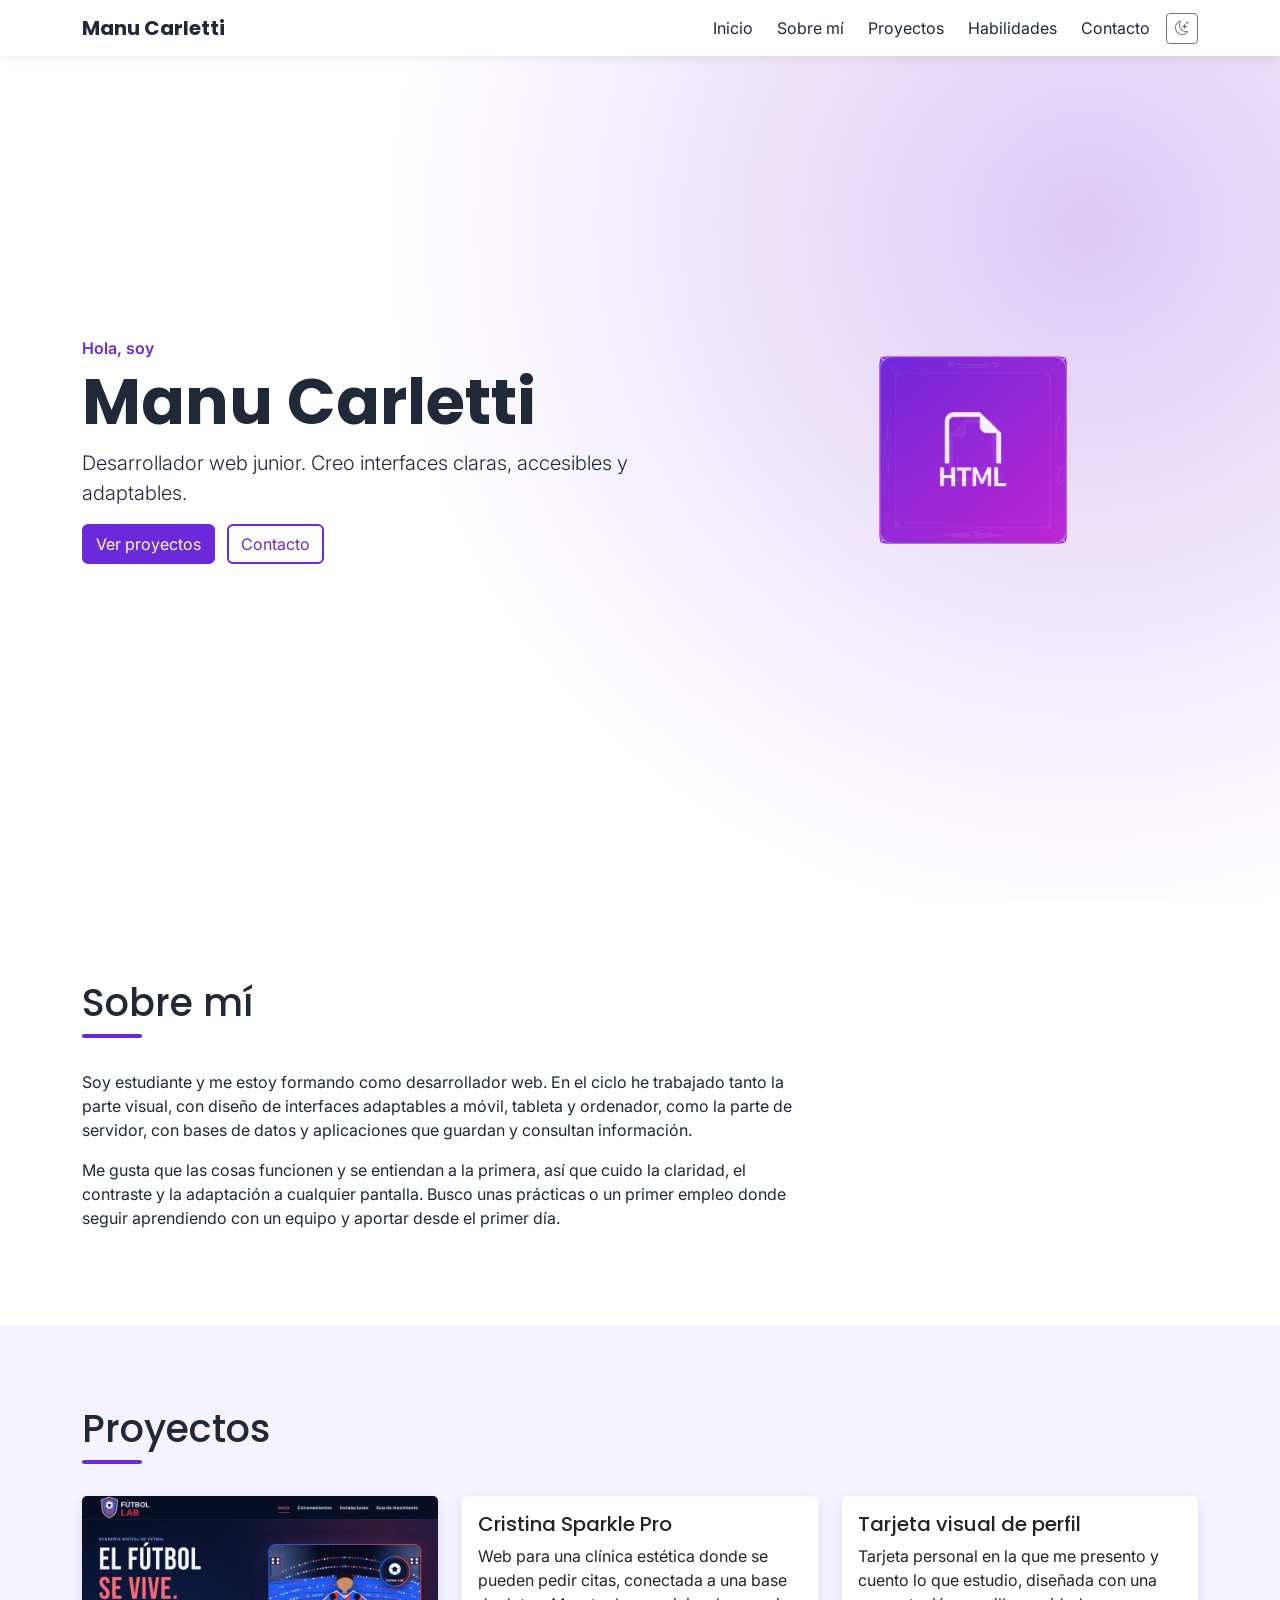
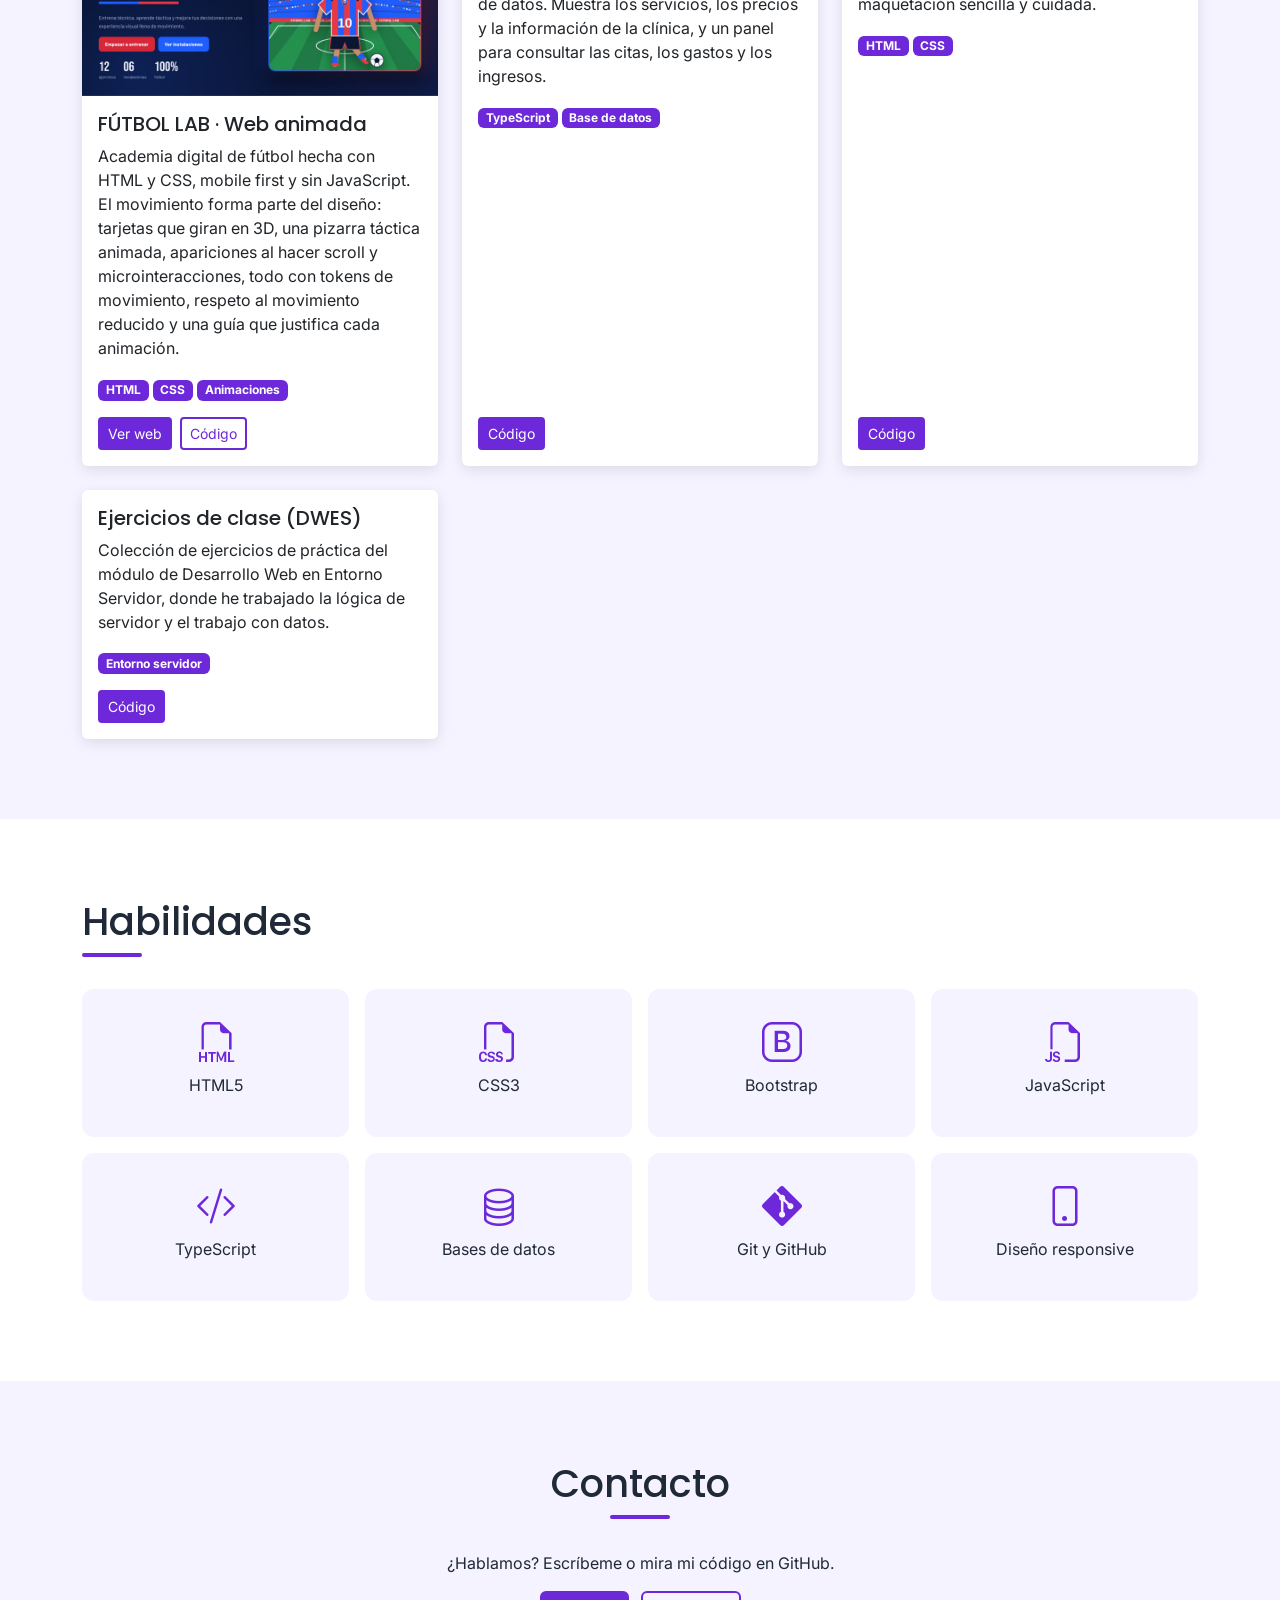
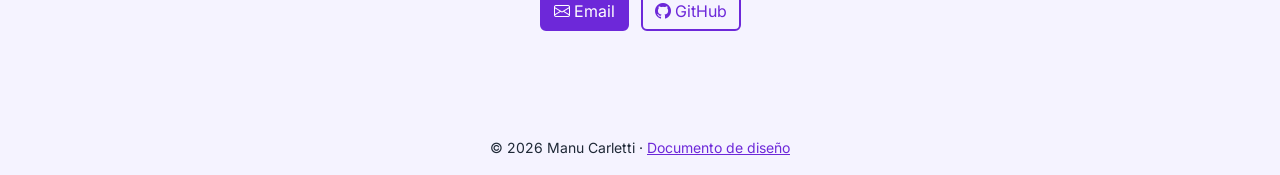
<file: index.html>
<!DOCTYPE html>
<html lang="es" data-bs-theme="light">
<head>
  <meta charset="UTF-8">
  <!-- Necesaria para que la web se adapte al móvil -->
  <meta name="viewport" content="width=device-width, initial-scale=1">
  <title>Manu Carletti | Desarrollador Web</title>
  <meta name="description" content="Portfolio de Manu Carletti, desarrollador web junior. Proyectos, habilidades y contacto.">
  <!-- Open Graph: tarjeta al compartir el enlace en redes -->
  <meta property="og:title" content="Manu Carletti | Desarrollador Web">
  <meta property="og:description" content="Mira mis proyectos y habilidades.">
  <meta property="og:url" content="https://manucarletti07-oss.github.io">
  <!-- Bootstrap, el único framework, con la versión fijada -->
  <link href="https://cdn.jsdelivr.net/npm/bootstrap@5.3.3/dist/css/bootstrap.min.css" rel="stylesheet">
  <link href="https://cdn.jsdelivr.net/npm/bootstrap-icons@1.11.3/font/bootstrap-icons.min.css" rel="stylesheet">
  <!-- Mi CSS va el último para poder sobrescribir Bootstrap -->
  <link href="css/estilos.css" rel="stylesheet">
</head>
<body>

  <!-- Menú: hamburguesa en móvil y completo desde 768 px; fijo al hacer scroll -->
  <header>
    <nav class="navbar navbar-expand-md fixed-top barra-nav">
      <div class="container">
        <a class="navbar-brand fw-bold" href="#inicio">Manu Carletti</a>
        <button class="navbar-toggler" type="button" data-bs-toggle="collapse"
                data-bs-target="#menu" aria-controls="menu" aria-expanded="false"
                aria-label="Abrir menú">
          <span class="navbar-toggler-icon"></span>
        </button>
        <div class="collapse navbar-collapse" id="menu">
          <ul class="navbar-nav ms-auto align-items-md-center gap-md-2">
            <li class="nav-item"><a class="nav-link" href="#inicio">Inicio</a></li>
            <li class="nav-item"><a class="nav-link" href="#sobre-mi">Sobre mí</a></li>
            <li class="nav-item"><a class="nav-link" href="#proyectos">Proyectos</a></li>
            <li class="nav-item"><a class="nav-link" href="#habilidades">Habilidades</a></li>
            <li class="nav-item"><a class="nav-link" href="#contacto">Contacto</a></li>
            <li class="nav-item">
              <!-- Botón de modo claro/oscuro (js/main.js); aria-label porque solo tiene icono -->
              <button id="btn-tema" class="btn btn-sm btn-outline-secondary" aria-label="Cambiar entre modo claro y oscuro">
                <i class="bi bi-moon-stars"></i>
              </button>
            </li>
          </ul>
        </div>
      </div>
    </nav>
  </header>

  <main>

    <!-- Inicio: texto a la izquierda y cubo 3D a la derecha (debajo en móvil) -->
    <section id="inicio" class="hero d-flex align-items-center min-vh-100">
      <div class="container">
        <div class="row align-items-center g-4">
          <div class="col-lg-7">
            <p class="etiqueta">Hola, soy</p>
            <h1 class="titulo-hero">Manu Carletti</h1>
            <p class="lead">Desarrollador web junior. Creo interfaces claras, accesibles y adaptables.</p>
            <a href="#proyectos" class="btn btn-principal me-2">Ver proyectos</a>
            <a href="#contacto" class="btn btn-outline-principal">Contacto</a>
          </div>
          <!-- aria-hidden: el cubo es decorativo y los lectores de pantalla lo ignoran -->
          <div class="col-lg-5">
            <div class="escena" aria-hidden="true">
              <div class="cubo">
                <div class="cara cara-1"><i class="bi bi-filetype-html"></i></div>
                <div class="cara cara-2"><i class="bi bi-filetype-css"></i></div>
                <div class="cara cara-3"><i class="bi bi-filetype-js"></i></div>
                <div class="cara cara-4"><i class="bi bi-code-slash"></i></div>
                <div class="cara cara-5"><i class="bi bi-database"></i></div>
                <div class="cara cara-6"><i class="bi bi-git"></i></div>
              </div>
            </div>
          </div>
        </div>
      </div>
    </section>

    <section id="sobre-mi" class="seccion">
      <div class="container">
        <h2 class="titulo-seccion">Sobre mí</h2>
        <div class="row">
          <!-- col-lg-8: líneas más cortas en ordenador para leer mejor -->
          <div class="col-lg-8">
            <p>Soy estudiante y me estoy formando como desarrollador web. En el ciclo he trabajado tanto la parte visual, con diseño de interfaces adaptables a móvil, tableta y ordenador, como la parte de servidor, con bases de datos y aplicaciones que guardan y consultan información.</p>
            <p>Me gusta que las cosas funcionen y se entiendan a la primera, así que cuido la claridad, el contraste y la adaptación a cualquier pantalla. Busco unas prácticas o un primer empleo donde seguir aprendiendo con un equipo y aportar desde el primer día.</p>
          </div>
        </div>
      </div>
    </section>

    <!-- Proyectos: 1 columna en móvil (col-12), 2 en tableta (col-md-6) y 3 en ordenador (col-lg-4) -->
    <section id="proyectos" class="seccion seccion-alt">
      <div class="container">
        <h2 class="titulo-seccion">Proyectos</h2>
        <div class="row g-4">

          <div class="col-12 col-md-6 col-lg-4">
            <!-- Proyecto del Tema 07: imagen con alt descriptivo y enlaces a la web publicada y al código -->
            <article class="card h-100 tarjeta-proyecto">
              <img src="img/futbol-lab.jpg" class="card-img-top" width="800" height="450" loading="lazy"
                   alt="Portada de FÚTBOL LAB: academia de fútbol en azul y rojo con un jugador en un estadio">
              <div class="card-body d-flex flex-column">
                <h3 class="h5 card-title">FÚTBOL LAB · Web animada</h3>
                <p class="card-text">Academia digital de fútbol hecha con HTML y CSS, mobile first y sin JavaScript. El movimiento forma parte del diseño: tarjetas que giran en 3D, una pizarra táctica animada, apariciones al hacer scroll y microinteracciones, todo con tokens de movimiento, respeto al movimiento reducido y una guía que justifica cada animación.</p>
                <p class="mb-3">
                  <span class="badge etiqueta-tec">HTML</span>
                  <span class="badge etiqueta-tec">CSS</span>
                  <span class="badge etiqueta-tec">Animaciones</span>
                </p>
                <div class="mt-auto">
                  <a href="https://manucarletti07-oss.github.io/futbol-lab-web-animada/" class="btn btn-sm btn-principal me-1" target="_blank" rel="noopener">Ver web</a>
                  <a href="https://github.com/manucarletti07-oss/futbol-lab-web-animada" class="btn btn-sm btn-outline-principal" target="_blank" rel="noopener">Código</a>
                </div>
              </div>
            </article>
          </div>

          <div class="col-12 col-md-6 col-lg-4">
            <!-- h-100 iguala la altura de las tarjetas; mt-auto deja los botones abajo -->
            <article class="card h-100 tarjeta-proyecto">
              <div class="card-body d-flex flex-column">
                <h3 class="h5 card-title">Cristina Sparkle Pro</h3>
                <p class="card-text">Web para una clínica estética donde se pueden pedir citas, conectada a una base de datos. Muestra los servicios, los precios y la información de la clínica, y un panel para consultar las citas, los gastos y los ingresos.</p>
                <p class="mb-3">
                  <span class="badge etiqueta-tec">TypeScript</span>
                  <span class="badge etiqueta-tec">Base de datos</span>
                </p>
                <div class="mt-auto">
                  <a href="https://github.com/manucarletti07-oss/cristina-sparkle-pro" class="btn btn-sm btn-principal" target="_blank" rel="noopener">Código</a>
                </div>
              </div>
            </article>
          </div>

          <div class="col-12 col-md-6 col-lg-4">
            <article class="card h-100 tarjeta-proyecto">
              <div class="card-body d-flex flex-column">
                <h3 class="h5 card-title">Tarjeta visual de perfil</h3>
                <p class="card-text">Tarjeta personal en la que me presento y cuento lo que estudio, diseñada con una maquetación sencilla y cuidada.</p>
                <p class="mb-3">
                  <span class="badge etiqueta-tec">HTML</span>
                  <span class="badge etiqueta-tec">CSS</span>
                </p>
                <div class="mt-auto">
                  <a href="https://github.com/manucarletti07-oss/RepositorioPaginaPerfil" class="btn btn-sm btn-principal" target="_blank" rel="noopener">Código</a>
                </div>
              </div>
            </article>
          </div>

          <div class="col-12 col-md-6 col-lg-4">
            <article class="card h-100 tarjeta-proyecto">
              <div class="card-body d-flex flex-column">
                <h3 class="h5 card-title">Ejercicios de clase (DWES)</h3>
                <p class="card-text">Colección de ejercicios de práctica del módulo de Desarrollo Web en Entorno Servidor, donde he trabajado la lógica de servidor y el trabajo con datos.</p>
                <p class="mb-3">
                  <span class="badge etiqueta-tec">Entorno servidor</span>
                </p>
                <div class="mt-auto">
                  <a href="https://github.com/manucarletti07-oss/dwes-clase" class="btn btn-sm btn-principal" target="_blank" rel="noopener">Código</a>
                </div>
              </div>
            </article>
          </div>

        </div>
      </div>
    </section>

    <!-- Habilidades: 2 por fila en móvil (col-6) y 4 desde tableta (col-md-3) -->
    <section id="habilidades" class="seccion">
      <div class="container">
        <h2 class="titulo-seccion">Habilidades</h2>
        <div class="row g-3 text-center">
          <div class="col-6 col-md-3"><div class="habilidad"><i class="bi bi-filetype-html"></i><p>HTML5</p></div></div>
          <div class="col-6 col-md-3"><div class="habilidad"><i class="bi bi-filetype-css"></i><p>CSS3</p></div></div>
          <div class="col-6 col-md-3"><div class="habilidad"><i class="bi bi-bootstrap"></i><p>Bootstrap</p></div></div>
          <div class="col-6 col-md-3"><div class="habilidad"><i class="bi bi-filetype-js"></i><p>JavaScript</p></div></div>
          <div class="col-6 col-md-3"><div class="habilidad"><i class="bi bi-code-slash"></i><p>TypeScript</p></div></div>
          <div class="col-6 col-md-3"><div class="habilidad"><i class="bi bi-database"></i><p>Bases de datos</p></div></div>
          <div class="col-6 col-md-3"><div class="habilidad"><i class="bi bi-git"></i><p>Git y GitHub</p></div></div>
          <div class="col-6 col-md-3"><div class="habilidad"><i class="bi bi-phone"></i><p>Diseño responsive</p></div></div>
        </div>
      </div>
    </section>

    <!-- Contacto: sin teléfono ni dirección por privacidad -->
    <section id="contacto" class="seccion seccion-alt">
      <div class="container text-center">
        <h2 class="titulo-seccion">Contacto</h2>
        <p>¿Hablamos? Escríbeme o mira mi código en GitHub.</p>
        <a href="mailto:m.carletti@vigarafp.es" class="btn btn-principal me-2 mb-2">
          <i class="bi bi-envelope"></i> Email
        </a>
        <a href="https://github.com/manucarletti07-oss" class="btn btn-outline-principal mb-2" target="_blank" rel="noopener">
          <i class="bi bi-github"></i> GitHub
        </a>
      </div>
    </section>

  </main>

  <footer class="pie text-center py-3">
    <small>© 2026 Manu Carletti · <a href="diseno.html">Documento de diseño</a></small>
  </footer>

  <!-- Scripts al final para no bloquear la carga -->
  <script src="https://cdn.jsdelivr.net/npm/bootstrap@5.3.3/dist/js/bootstrap.bundle.min.js"></script>
  <script src="js/main.js"></script>
</body>
</html>
</file>
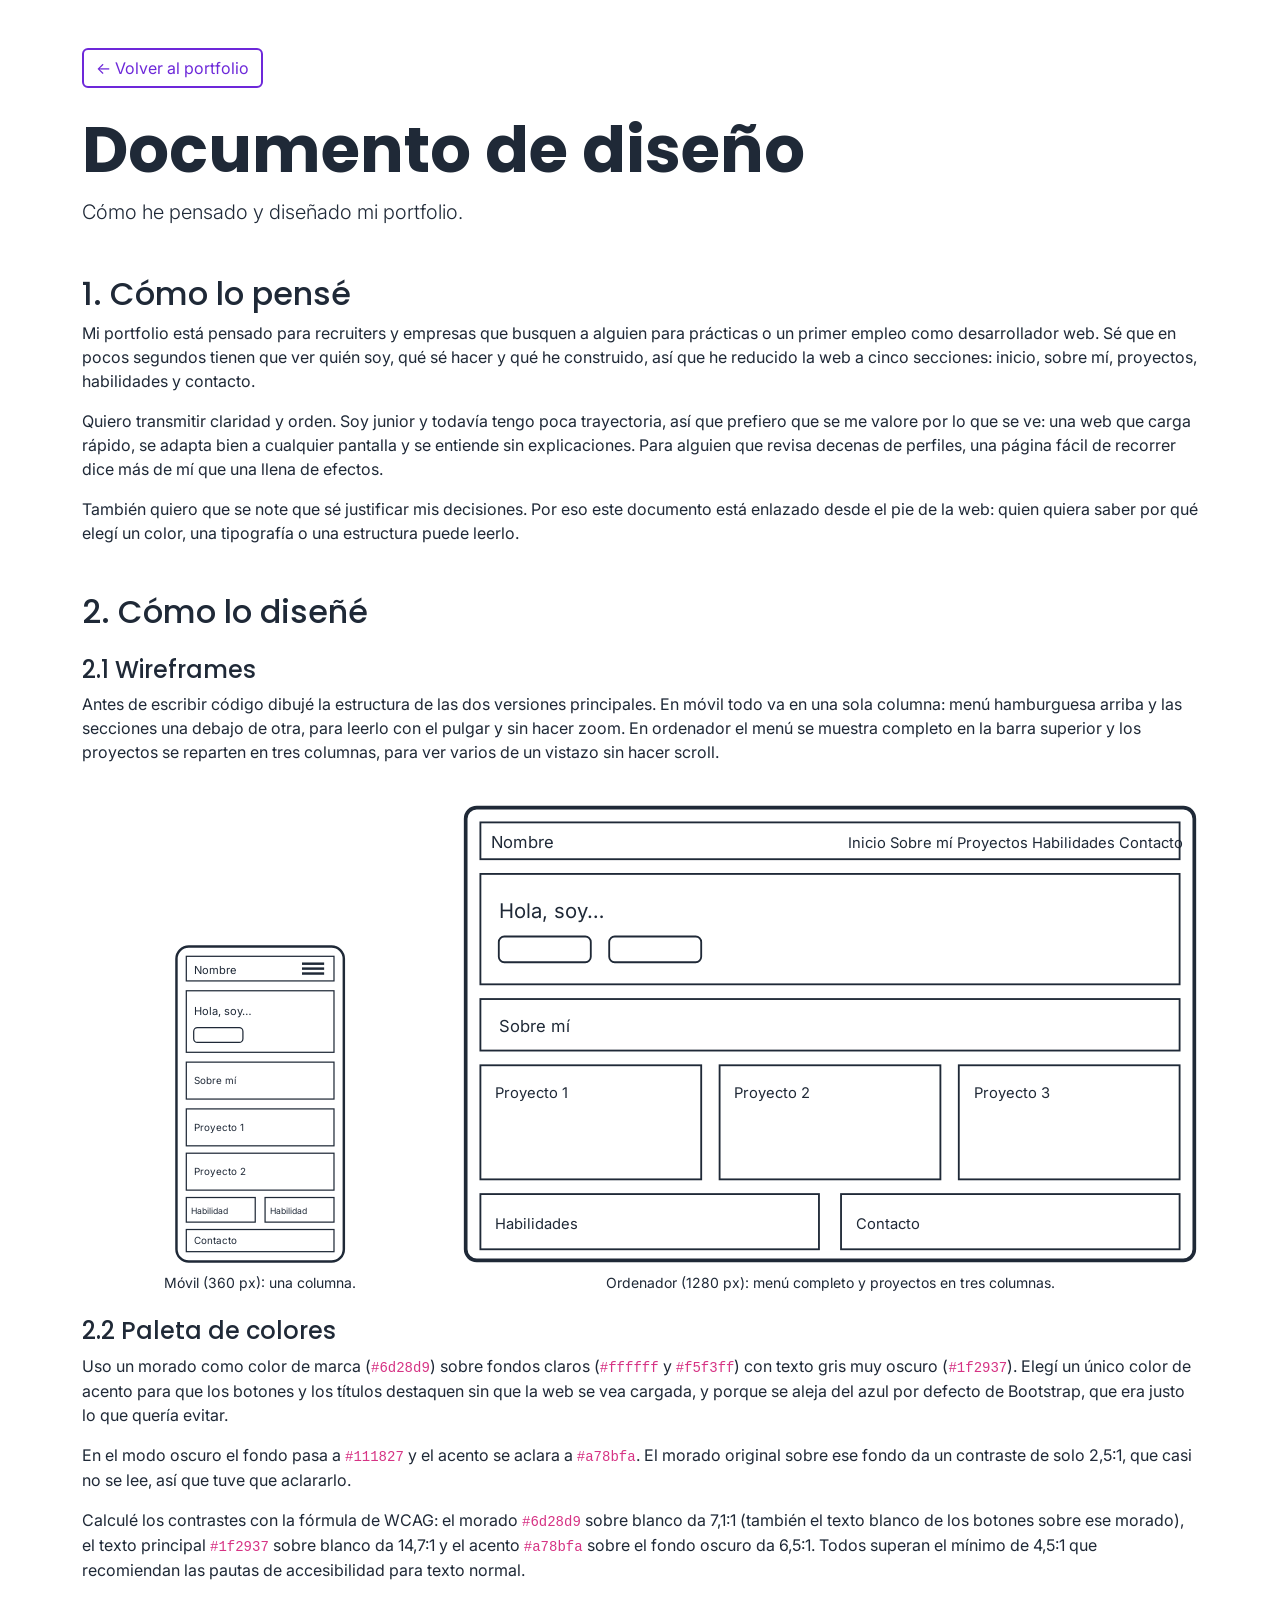
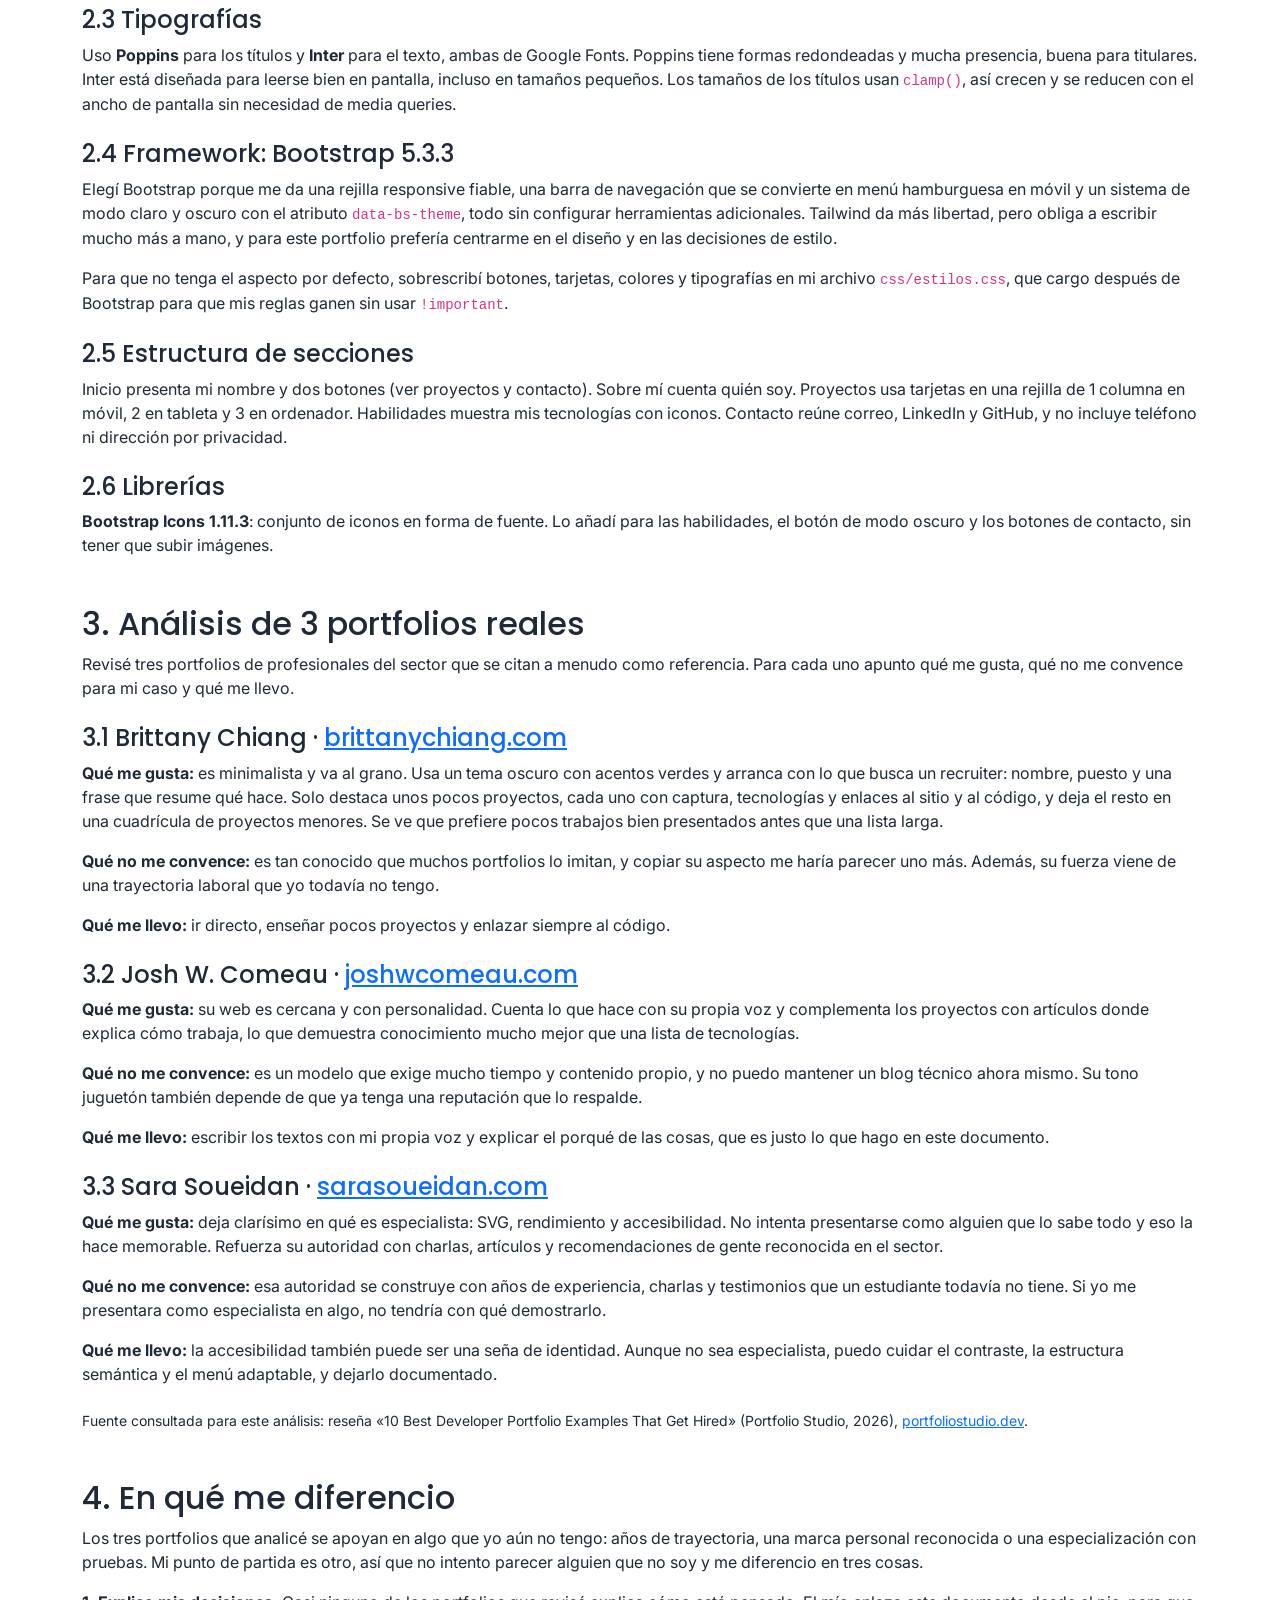
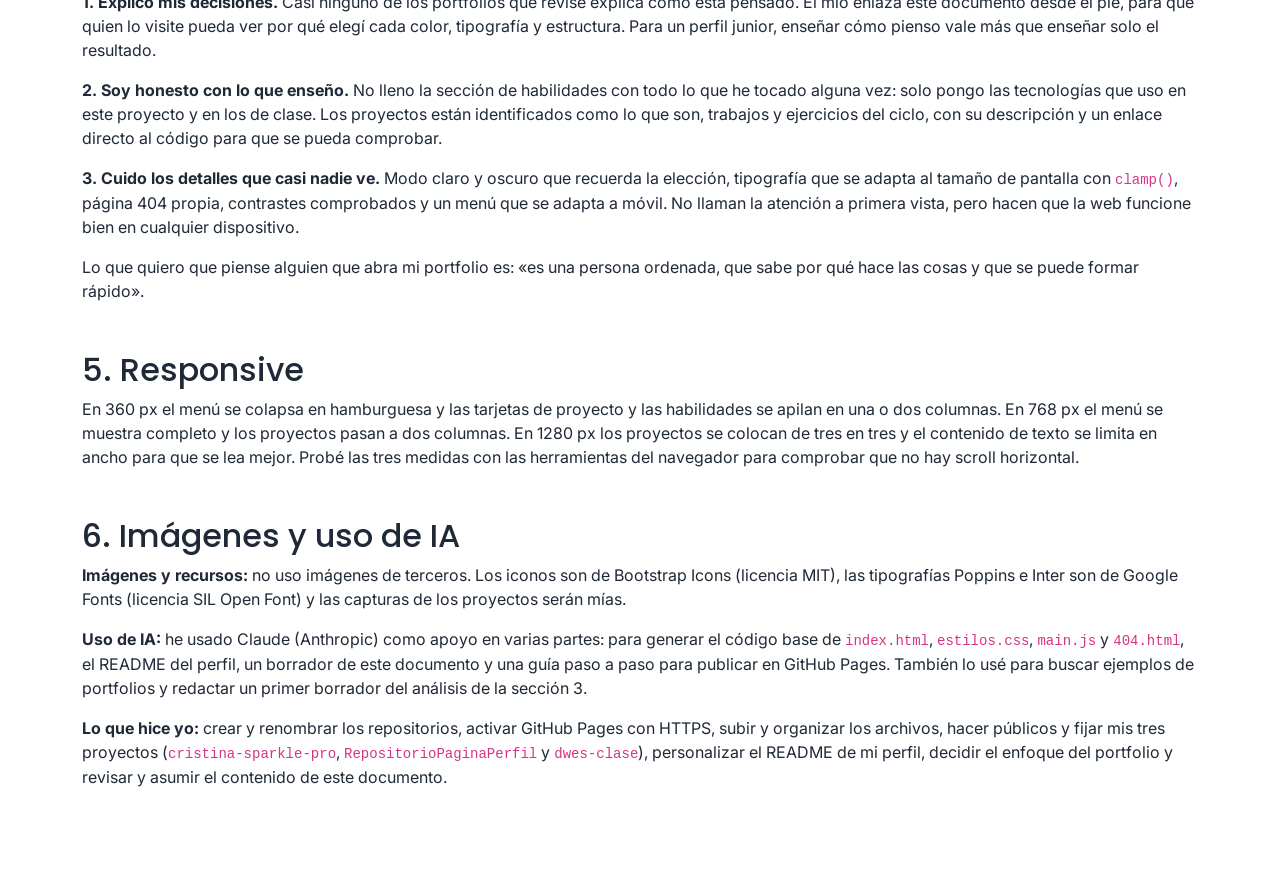
<file: disenio.html>
<!DOCTYPE html>
<html lang="es">
<head>
  <meta charset="UTF-8">
  <meta name="viewport" content="width=device-width, initial-scale=1">
  <title>Documento de diseño | Manu Carletti</title>
  <link href="https://cdn.jsdelivr.net/npm/bootstrap@5.3.3/dist/css/bootstrap.min.css" rel="stylesheet">
  <link href="css/estilos.css" rel="stylesheet">
</head>
<body>
  <main class="container py-5">
    <a href="index.html" class="btn btn-outline-principal mb-4">← Volver al portfolio</a>
    <h1 class="titulo-hero">Documento de diseño</h1>
    <p class="lead">Cómo he pensado y diseñado mi portfolio.</p>

    <section class="my-5">
      <h2>1. Cómo lo pensé</h2>
      <p>Mi portfolio está pensado para recruiters y empresas que busquen a alguien para prácticas o un primer empleo como desarrollador web. Sé que en pocos segundos tienen que ver quién soy, qué sé hacer y qué he construido, así que he reducido la web a cinco secciones: inicio, sobre mí, proyectos, habilidades y contacto.</p>
      <p>Quiero transmitir claridad y orden. Soy junior y todavía tengo poca trayectoria, así que prefiero que se me valore por lo que se ve: una web que carga rápido, se adapta bien a cualquier pantalla y se entiende sin explicaciones. Para alguien que revisa decenas de perfiles, una página fácil de recorrer dice más de mí que una llena de efectos.</p>
      <p>También quiero que se note que sé justificar mis decisiones. Por eso este documento está enlazado desde el pie de la web: quien quiera saber por qué elegí un color, una tipografía o una estructura puede leerlo.</p>
    </section>

    <section class="my-5">
      <h2>2. Cómo lo diseñé</h2>

      <h3 class="h4 mt-4">2.1 Wireframes</h3>
      <p>Antes de escribir código dibujé la estructura de las dos versiones principales. En móvil todo va en una sola columna: menú hamburguesa arriba y las secciones una debajo de otra, para leerlo con el pulgar y sin hacer zoom. En ordenador el menú se muestra completo en la barra superior y los proyectos se reparten en tres columnas, para ver varios de un vistazo sin hacer scroll.</p>
      <div class="row g-4 align-items-end my-3">
        <div class="col-12 col-md-4 text-center">
          <figure class="mb-0">
            <svg viewBox="0 0 140 260" class="img-fluid" style="max-height:320px" role="img" aria-label="Boceto de la versión móvil: barra con menú hamburguesa, portada, tarjetas de proyecto apiladas y contacto">
              <rect x="2" y="2" width="136" height="256" rx="10" fill="none" stroke="currentColor" stroke-width="2"/>
              <rect x="10" y="10" width="120" height="20" fill="none" stroke="currentColor"/>
              <line x1="104" y1="16" x2="122" y2="16" stroke="currentColor" stroke-width="2"/>
              <line x1="104" y1="20" x2="122" y2="20" stroke="currentColor" stroke-width="2"/>
              <line x1="104" y1="24" x2="122" y2="24" stroke="currentColor" stroke-width="2"/>
              <text x="16" y="24" font-size="9" fill="currentColor">Nombre</text>
              <rect x="10" y="38" width="120" height="50" fill="none" stroke="currentColor"/>
              <text x="16" y="58" font-size="9" fill="currentColor">Hola, soy…</text>
              <rect x="16" y="68" width="40" height="12" rx="3" fill="none" stroke="currentColor"/>
              <rect x="10" y="96" width="120" height="30" fill="none" stroke="currentColor"/>
              <text x="16" y="114" font-size="8" fill="currentColor">Sobre mí</text>
              <rect x="10" y="134" width="120" height="30" fill="none" stroke="currentColor"/>
              <text x="16" y="152" font-size="8" fill="currentColor">Proyecto 1</text>
              <rect x="10" y="170" width="120" height="30" fill="none" stroke="currentColor"/>
              <text x="16" y="188" font-size="8" fill="currentColor">Proyecto 2</text>
              <rect x="10" y="206" width="56" height="20" fill="none" stroke="currentColor"/>
              <rect x="74" y="206" width="56" height="20" fill="none" stroke="currentColor"/>
              <text x="14" y="219" font-size="7" fill="currentColor">Habilidad</text>
              <text x="78" y="219" font-size="7" fill="currentColor">Habilidad</text>
              <rect x="10" y="232" width="120" height="18" fill="none" stroke="currentColor"/>
              <text x="16" y="244" font-size="8" fill="currentColor">Contacto</text>
            </svg>
            <figcaption class="small mt-2">Móvil (360 px): una columna.</figcaption>
          </figure>
        </div>
        <div class="col-12 col-md-8 text-center">
          <figure class="mb-0">
            <svg viewBox="0 0 400 250" class="img-fluid" role="img" aria-label="Boceto de la versión de ordenador: barra con enlaces, portada, y tres tarjetas de proyecto en una fila">
              <rect x="2" y="2" width="396" height="246" rx="6" fill="none" stroke="currentColor" stroke-width="2"/>
              <rect x="10" y="10" width="380" height="20" fill="none" stroke="currentColor"/>
              <text x="16" y="24" font-size="9" fill="currentColor">Nombre</text>
              <text x="210" y="24" font-size="8" fill="currentColor">Inicio  Sobre mí  Proyectos  Habilidades  Contacto</text>
              <rect x="10" y="38" width="380" height="60" fill="none" stroke="currentColor"/>
              <text x="20" y="62" font-size="11" fill="currentColor">Hola, soy…</text>
              <rect x="20" y="72" width="50" height="14" rx="3" fill="none" stroke="currentColor"/>
              <rect x="80" y="72" width="50" height="14" rx="3" fill="none" stroke="currentColor"/>
              <rect x="10" y="106" width="380" height="28" fill="none" stroke="currentColor"/>
              <text x="20" y="124" font-size="9" fill="currentColor">Sobre mí</text>
              <rect x="10" y="142" width="120" height="62" fill="none" stroke="currentColor"/>
              <rect x="140" y="142" width="120" height="62" fill="none" stroke="currentColor"/>
              <rect x="270" y="142" width="120" height="62" fill="none" stroke="currentColor"/>
              <text x="18" y="160" font-size="8" fill="currentColor">Proyecto 1</text>
              <text x="148" y="160" font-size="8" fill="currentColor">Proyecto 2</text>
              <text x="278" y="160" font-size="8" fill="currentColor">Proyecto 3</text>
              <rect x="10" y="212" width="184" height="30" fill="none" stroke="currentColor"/>
              <rect x="206" y="212" width="184" height="30" fill="none" stroke="currentColor"/>
              <text x="18" y="231" font-size="8" fill="currentColor">Habilidades</text>
              <text x="214" y="231" font-size="8" fill="currentColor">Contacto</text>
            </svg>
            <figcaption class="small mt-2">Ordenador (1280 px): menú completo y proyectos en tres columnas.</figcaption>
          </figure>
        </div>
      </div>

      <h3 class="h4 mt-4">2.2 Paleta de colores</h3>
      <p>Uso un morado como color de marca (<code>#6d28d9</code>) sobre fondos claros (<code>#ffffff</code> y <code>#f5f3ff</code>) con texto gris muy oscuro (<code>#1f2937</code>). Elegí un único color de acento para que los botones y los títulos destaquen sin que la web se vea cargada, y porque se aleja del azul por defecto de Bootstrap, que era justo lo que quería evitar.</p>
      <p>En el modo oscuro el fondo pasa a <code>#111827</code> y el acento se aclara a <code>#a78bfa</code>. El morado original sobre ese fondo da un contraste de solo 2,5:1, que casi no se lee, así que tuve que aclararlo.</p>
      <p>Calculé los contrastes con la fórmula de WCAG: el morado <code>#6d28d9</code> sobre blanco da 7,1:1 (también el texto blanco de los botones sobre ese morado), el texto principal <code>#1f2937</code> sobre blanco da 14,7:1 y el acento <code>#a78bfa</code> sobre el fondo oscuro da 6,5:1. Todos superan el mínimo de 4,5:1 que recomiendan las pautas de accesibilidad para texto normal.</p>

      <h3 class="h4 mt-4">2.3 Tipografías</h3>
      <p>Uso <strong>Poppins</strong> para los títulos y <strong>Inter</strong> para el texto, ambas de Google Fonts. Poppins tiene formas redondeadas y mucha presencia, buena para titulares. Inter está diseñada para leerse bien en pantalla, incluso en tamaños pequeños. Los tamaños de los títulos usan <code>clamp()</code>, así crecen y se reducen con el ancho de pantalla sin necesidad de media queries.</p>

      <h3 class="h4 mt-4">2.4 Framework: Bootstrap 5.3.3</h3>
      <p>Elegí Bootstrap porque me da una rejilla responsive fiable, una barra de navegación que se convierte en menú hamburguesa en móvil y un sistema de modo claro y oscuro con el atributo <code>data-bs-theme</code>, todo sin configurar herramientas adicionales. Tailwind da más libertad, pero obliga a escribir mucho más a mano, y para este portfolio prefería centrarme en el diseño y en las decisiones de estilo.</p>
      <p>Para que no tenga el aspecto por defecto, sobrescribí botones, tarjetas, colores y tipografías en mi archivo <code>css/estilos.css</code>, que cargo después de Bootstrap para que mis reglas ganen sin usar <code>!important</code>.</p>

      <h3 class="h4 mt-4">2.5 Estructura de secciones</h3>
      <p>Inicio presenta mi nombre y dos botones (ver proyectos y contacto). Sobre mí cuenta quién soy. Proyectos usa tarjetas en una rejilla de 1 columna en móvil, 2 en tableta y 3 en ordenador. Habilidades muestra mis tecnologías con iconos. Contacto reúne correo, LinkedIn y GitHub, y no incluye teléfono ni dirección por privacidad.</p>

      <h3 class="h4 mt-4">2.6 Librerías</h3>
      <p><strong>Bootstrap Icons 1.11.3</strong>: conjunto de iconos en forma de fuente. Lo añadí para las habilidades, el botón de modo oscuro y los botones de contacto, sin tener que subir imágenes.</p>
    </section>

    <section class="my-5">
      <h2>3. Análisis de 3 portfolios reales</h2>
      <p>Revisé tres portfolios de profesionales del sector que se citan a menudo como referencia. Para cada uno apunto qué me gusta, qué no me convence para mi caso y qué me llevo.</p>

      <h3 class="h4 mt-4">3.1 Brittany Chiang · <a href="https://brittanychiang.com" target="_blank" rel="noopener">brittanychiang.com</a></h3>
      <p><strong>Qué me gusta:</strong> es minimalista y va al grano. Usa un tema oscuro con acentos verdes y arranca con lo que busca un recruiter: nombre, puesto y una frase que resume qué hace. Solo destaca unos pocos proyectos, cada uno con captura, tecnologías y enlaces al sitio y al código, y deja el resto en una cuadrícula de proyectos menores. Se ve que prefiere pocos trabajos bien presentados antes que una lista larga.</p>
      <p><strong>Qué no me convence:</strong> es tan conocido que muchos portfolios lo imitan, y copiar su aspecto me haría parecer uno más. Además, su fuerza viene de una trayectoria laboral que yo todavía no tengo.</p>
      <p><strong>Qué me llevo:</strong> ir directo, enseñar pocos proyectos y enlazar siempre al código.</p>

      <h3 class="h4 mt-4">3.2 Josh W. Comeau · <a href="https://www.joshwcomeau.com" target="_blank" rel="noopener">joshwcomeau.com</a></h3>
      <p><strong>Qué me gusta:</strong> su web es cercana y con personalidad. Cuenta lo que hace con su propia voz y complementa los proyectos con artículos donde explica cómo trabaja, lo que demuestra conocimiento mucho mejor que una lista de tecnologías.</p>
      <p><strong>Qué no me convence:</strong> es un modelo que exige mucho tiempo y contenido propio, y no puedo mantener un blog técnico ahora mismo. Su tono juguetón también depende de que ya tenga una reputación que lo respalde.</p>
      <p><strong>Qué me llevo:</strong> escribir los textos con mi propia voz y explicar el porqué de las cosas, que es justo lo que hago en este documento.</p>

      <h3 class="h4 mt-4">3.3 Sara Soueidan · <a href="https://www.sarasoueidan.com" target="_blank" rel="noopener">sarasoueidan.com</a></h3>
      <p><strong>Qué me gusta:</strong> deja clarísimo en qué es especialista: SVG, rendimiento y accesibilidad. No intenta presentarse como alguien que lo sabe todo y eso la hace memorable. Refuerza su autoridad con charlas, artículos y recomendaciones de gente reconocida en el sector.</p>
      <p><strong>Qué no me convence:</strong> esa autoridad se construye con años de experiencia, charlas y testimonios que un estudiante todavía no tiene. Si yo me presentara como especialista en algo, no tendría con qué demostrarlo.</p>
      <p><strong>Qué me llevo:</strong> la accesibilidad también puede ser una seña de identidad. Aunque no sea especialista, puedo cuidar el contraste, la estructura semántica y el menú adaptable, y dejarlo documentado.</p>

      <p class="small mt-4">Fuente consultada para este análisis: reseña «10 Best Developer Portfolio Examples That Get Hired» (Portfolio Studio, 2026), <a href="https://portfoliostudio.dev/blog/best-developer-portfolio-examples" target="_blank" rel="noopener">portfoliostudio.dev</a>.</p>
    </section>

    <section class="my-5">
      <h2>4. En qué me diferencio</h2>
      <p>Los tres portfolios que analicé se apoyan en algo que yo aún no tengo: años de trayectoria, una marca personal reconocida o una especialización con pruebas. Mi punto de partida es otro, así que no intento parecer alguien que no soy y me diferencio en tres cosas.</p>
      <p><strong>1. Explico mis decisiones.</strong> Casi ninguno de los portfolios que revisé explica cómo está pensado. El mío enlaza este documento desde el pie, para que quien lo visite pueda ver por qué elegí cada color, tipografía y estructura. Para un perfil junior, enseñar cómo pienso vale más que enseñar solo el resultado.</p>
      <p><strong>2. Soy honesto con lo que enseño.</strong> No lleno la sección de habilidades con todo lo que he tocado alguna vez: solo pongo las tecnologías que uso en este proyecto y en los de clase. Los proyectos están identificados como lo que son, trabajos y ejercicios del ciclo, con su descripción y un enlace directo al código para que se pueda comprobar.</p>
      <p><strong>3. Cuido los detalles que casi nadie ve.</strong> Modo claro y oscuro que recuerda la elección, tipografía que se adapta al tamaño de pantalla con <code>clamp()</code>, página 404 propia, contrastes comprobados y un menú que se adapta a móvil. No llaman la atención a primera vista, pero hacen que la web funcione bien en cualquier dispositivo.</p>
      <p>Lo que quiero que piense alguien que abra mi portfolio es: «es una persona ordenada, que sabe por qué hace las cosas y que se puede formar rápido».</p>
    </section>

    <section class="my-5">
      <h2>5. Responsive</h2>
      <p>En 360 px el menú se colapsa en hamburguesa y las tarjetas de proyecto y las habilidades se apilan en una o dos columnas. En 768 px el menú se muestra completo y los proyectos pasan a dos columnas. En 1280 px los proyectos se colocan de tres en tres y el contenido de texto se limita en ancho para que se lea mejor. Probé las tres medidas con las herramientas del navegador para comprobar que no hay scroll horizontal.</p>
    </section>

    <section class="my-5">
      <h2>6. Imágenes y uso de IA</h2>
      <p><strong>Imágenes y recursos:</strong> no uso imágenes de terceros. Los iconos son de Bootstrap Icons (licencia MIT), las tipografías Poppins e Inter son de Google Fonts (licencia SIL Open Font) y las capturas de los proyectos serán mías.</p>
      <p><strong>Uso de IA:</strong> he usado Claude (Anthropic) como apoyo en varias partes: para generar el código base de <code>index.html</code>, <code>estilos.css</code>, <code>main.js</code> y <code>404.html</code>, el README del perfil, un borrador de este documento y una guía paso a paso para publicar en GitHub Pages. También lo usé para buscar ejemplos de portfolios y redactar un primer borrador del análisis de la sección 3.</p>
      <p><strong>Lo que hice yo:</strong> crear y renombrar los repositorios, activar GitHub Pages con HTTPS, subir y organizar los archivos, hacer públicos y fijar mis tres proyectos (<code>cristina-sparkle-pro</code>, <code>RepositorioPaginaPerfil</code> y <code>dwes-clase</code>), personalizar el README de mi perfil, decidir el enfoque del portfolio y revisar y asumir el contenido de este documento.</p>
    </section>
  </main>
</body>
</html>
</file>
<file: css/estilos.css>
/* Tema propio: colores y tipografías en variables para cambiar el aspecto desde un solo sitio */
@import url('https://fonts.googleapis.com/css2?family=Poppins:wght@400;600;700&family=Inter:wght@400;500&display=swap');

:root {
  --color-principal: #6d28d9;
  --color-principal-osc: #5b21b6;
  --color-fondo: #ffffff;
  --color-fondo-alt: #f5f3ff;
  --color-texto: #1f2937;
  --fuente-titulos: 'Poppins', sans-serif;
  --fuente-texto: 'Inter', sans-serif;
}

/* Modo oscuro: Bootstrap añade data-bs-theme="dark" y aquí cambio las variables.
   El acento se aclara porque el morado original casi no se lee sobre fondo oscuro */
[data-bs-theme="dark"] {
  --color-fondo: #111827;
  --color-fondo-alt: #1f2937;
  --color-texto: #e5e7eb;
  --color-principal: #a78bfa;
  --color-principal-osc: #c4b5fd;
}

html { scroll-behavior: smooth; }

body {
  font-family: var(--fuente-texto);
  background: var(--color-fondo);
  color: var(--color-texto);
}

h1, h2, h3, h4, .navbar-brand { font-family: var(--fuente-titulos); }

/* Evita que el menú fijo tape el título al saltar a una sección */
section { scroll-margin-top: 70px; }

/* Menú con mis colores para que también cambie en modo oscuro */
.barra-nav {
  background: var(--color-fondo);
  box-shadow: 0 2px 10px rgba(0,0,0,.08);
}
.barra-nav .nav-link, .barra-nav .navbar-brand { color: var(--color-texto); }
.barra-nav .nav-link:hover { color: var(--color-principal); }

/* clamp(mínimo, ideal, máximo): el título se adapta al ancho sin media queries */
.titulo-hero { font-size: clamp(2.2rem, 6vw, 4rem); font-weight: 700; }
.etiqueta { color: var(--color-principal); font-weight: 600; margin-bottom: .25rem; }

.seccion { padding: 5rem 0; }
.seccion-alt { background: var(--color-fondo-alt); }
.titulo-seccion {
  font-size: clamp(1.6rem, 4vw, 2.4rem);
  margin-bottom: 2rem;
}
/* Subrayado decorativo hecho solo con CSS */
.titulo-seccion::after {
  content: "";
  display: block;
  width: 60px; height: 4px;
  background: var(--color-principal);
  margin-top: .5rem;
  border-radius: 2px;
}
.text-center .titulo-seccion::after { margin-inline: auto; }

/* Botones propios para sustituir el azul de Bootstrap */
.btn-principal {
  background: var(--color-principal);
  color: #fff;
  border: 2px solid var(--color-principal);
}
.btn-principal:hover {
  background: var(--color-principal-osc);
  border-color: var(--color-principal-osc);
  color: #fff;
}
.btn-outline-principal {
  color: var(--color-principal);
  border: 2px solid var(--color-principal);
}
.btn-outline-principal:hover { background: var(--color-principal); color: #fff; }

/* Tarjetas con sombra en vez de borde; sube un poco al pasar el ratón */
.tarjeta-proyecto {
  background: var(--color-fondo);
  border: none;
  box-shadow: 0 4px 14px rgba(0,0,0,.1);
  transition: transform .25s ease, box-shadow .25s ease;
}
.tarjeta-proyecto:hover {
  transform: translateY(-6px);
  box-shadow: 0 10px 24px rgba(0,0,0,.18);
}
.etiqueta-tec { background: var(--color-principal); }

/* Imagen de las tarjetas de proyecto: misma proporción (16:9) en todas y
   recortada desde arriba, para que siempre se vea la cabecera de la web */
.tarjeta-proyecto .card-img-top {
  height: auto;
  aspect-ratio: 16 / 9;
  object-fit: cover;
  object-position: top;
}

.habilidad {
  padding: 1.5rem 1rem;
  border-radius: 12px;
  background: var(--color-fondo-alt);
}
.habilidad i { font-size: 2.5rem; color: var(--color-principal); }

.pie { background: var(--color-fondo-alt); }
.pie a { color: var(--color-principal); }

/* Responsive: solo en móvil (menos de 768 px) reduzco el espaciado vertical */
@media (max-width: 767.98px) {
  .seccion { padding: 3rem 0; }
}

/* ===== EFECTOS 3D ===== */

/* Portada: degradado suave con el color de marca; overflow hidden evita scroll horizontal */
.hero {
  position: relative;
  overflow: hidden;
  background: radial-gradient(circle at 85% 25%, color-mix(in srgb, var(--color-principal) 24%, transparent), transparent 55%);
}

/* Cubo: perspective en el contenedor crea la profundidad; preserve-3d hace que las caras
   mantengan su posición 3D al girar. El tamaño usa clamp() para adaptarse a la pantalla */
.escena {
  --lado: clamp(110px, 26vw, 170px);
  perspective: 900px;
  display: flex;
  justify-content: center;
  align-items: center;
  min-height: 260px;
}
.cubo {
  position: relative;
  width: var(--lado);
  height: var(--lado);
  transform-style: preserve-3d;
  animation: girar 18s linear infinite;
}
.cara {
  position: absolute;
  inset: 0;
  display: flex;
  align-items: center;
  justify-content: center;
  font-size: calc(var(--lado) * .4);
  color: #fff;
  background: linear-gradient(135deg, #6d28d9, #c026d3);
  border: 1px solid rgba(255, 255, 255, .4);
  border-radius: 12px;
  opacity: .93;
}
/* Cada cara se gira y se aleja del centro la mitad del lado para formar el cubo */
.cara-1 { transform: translateZ(calc(var(--lado) / 2)); }
.cara-2 { transform: rotateY(90deg) translateZ(calc(var(--lado) / 2)); }
.cara-3 { transform: rotateY(180deg) translateZ(calc(var(--lado) / 2)); }
.cara-4 { transform: rotateY(-90deg) translateZ(calc(var(--lado) / 2)); }
.cara-5 { transform: rotateX(90deg) translateZ(calc(var(--lado) / 2)); }
.cara-6 { transform: rotateX(-90deg) translateZ(calc(var(--lado) / 2)); }
@keyframes girar {
  from { transform: rotateX(-25deg) rotateY(0deg); }
  to   { transform: rotateX(-25deg) rotateY(360deg); }
}

/* Aparición al hacer scroll: la clase la añade main.js solo si no se pidió reducir movimiento */
.revelar {
  opacity: 0;
  transform: translateY(30px);
  transition: opacity .6s ease, transform .6s ease;
}
.revelar.visible { opacity: 1; transform: none; }

/* Accesibilidad: sin animaciones para quien las tiene desactivadas en su sistema */
@media (prefers-reduced-motion: reduce) {
  .cubo { animation: none; transform: rotateX(-25deg) rotateY(35deg); }
}
</file>
